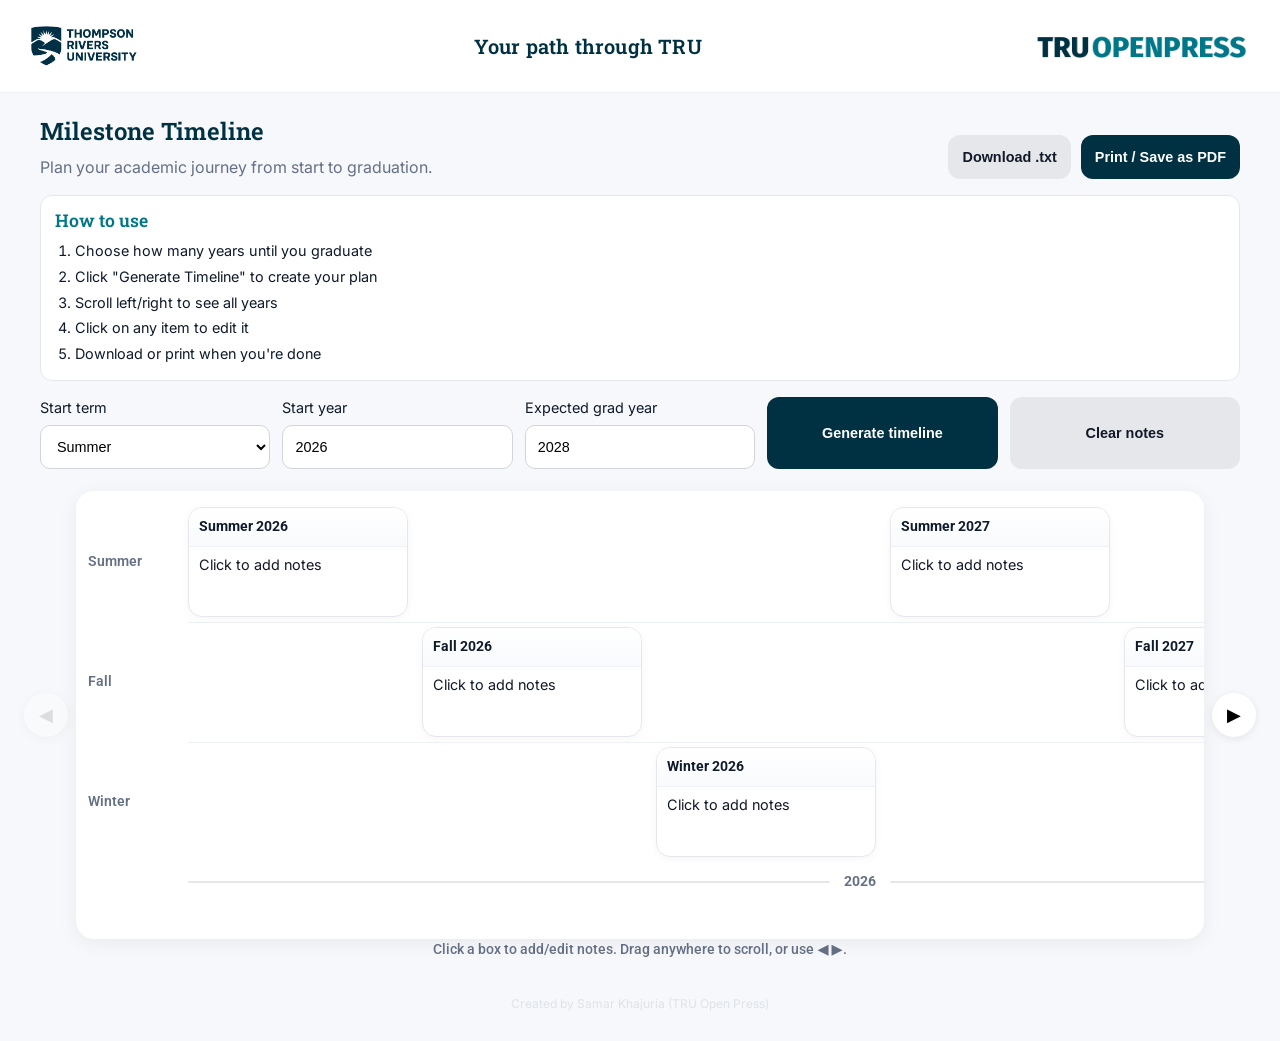
<file: index.html>
<!doctype html>
<html lang="en">
<head>
  <!-- Meta tags for proper character encoding and responsive viewport -->
  <meta charset="utf-8" />
  <meta name="viewport" content="width=device-width, initial-scale=1, maximum-scale=1, user-scalable=no" />
  <title>Your path through TRU</title>
  <link rel="stylesheet" href="styles.css" />
</head>
<body>
  <!-- Top navigation bar containing TRU branding and logos -->
  <div class="brandbar">
    <img class="brand-logo left" src="assets/tru-logo.png" alt="TRU logo" />
    <h1 class="brand-title">Your path through TRU</h1>
    <img class="brand-logo right" src="assets/tru-open-press.png" alt="TRU Open Press logo" />
  </div>

  <!-- Main application header containing title, description, and controls -->
  <header class="app-header">
    <!-- Top row with page title and action buttons -->
    <div class="header-row">
      <!-- Left side: Page heading and description -->
      <div>
        <h2 class="page-h2">Milestone Timeline</h2>
        <p class="lede">Plan your academic journey from start to graduation.</p>
      </div>

      <!-- Right side: Export and print action buttons -->
      <div class="actions">
        <!-- Button to download timeline as plain text file -->
        <button id="exportTxt" class="secondary">Download .txt</button>
        <!-- Button to print timeline or save as PDF -->
        <button id="printPdf" class="primary">Print / Save as PDF</button>
      </div>
    </div>

    <!-- Instructions section explaining how to use the timeline tool -->
    <section class="howto">
      <h3>How to use</h3>
      <ol>
        <li>Choose how many years until you graduate</li>
        <li>Click "Generate Timeline" to create your plan</li>
        <li>Scroll left/right to see all years</li>
        <li>Click on any item to edit it</li>
        <li>Download or print when you're done</li>
      </ol>
    </section>

    <!-- Timeline configuration form -->
    <!-- This form collects user input to generate the academic timeline -->
    <form id="builder" class="builder" autocomplete="off">
      <!-- Dropdown to select starting academic term -->
      <label>
        Start term
        <select id="startTerm">
          <option>Summer</option>
          <option>Fall</option>
          <option>Winter</option>
        </select>
      </label>

      <!-- Input field for starting academic year -->
      <label>
        Start year
        <input id="startYear" type="number" min="1900" max="2100" placeholder="2026" required />
      </label>

      <!-- Input field for expected graduation year -->
      <label>
        Expected grad year
        <input id="gradYear" type="number" min="1900" max="2100" placeholder="2028" required />
      </label>

      <!-- Primary action button to generate the timeline -->
      <button id="generate" type="submit">Generate timeline</button>
      <!-- Secondary button to clear all saved notes -->
      <button id="clearNotes" type="button" class="secondary">Clear notes</button>
    </form>
  </header>

  <!-- Main content area containing the interactive timeline -->
  <main>
    <!-- Timeline container with navigation controls and viewport -->
    <div class="track-shell">
      <!-- Left navigation arrow for scrolling timeline -->
      <button class="nav left" id="navLeft">◀</button>

      <!-- Main viewport containing the timeline content -->
      <div class="viewport" id="viewport">
        <!-- Fixed lane labels that stay in place during horizontal scrolling -->
        <!-- These show the three academic terms (Summer, Fall, Winter) -->
        <div class="lane-labels" id="laneLabels">
          <div class="lane-tag">Summer</div>
          <div class="lane-tag">Fall</div>
          <div class="lane-tag">Winter</div>
        </div>

        <!-- Scrollable content area containing the timeline cards -->
        <!-- This div is absolutely positioned and moves horizontally -->
        <div class="content" id="content"></div>

        <!-- Year ruler showing academic years at the bottom -->
        <!-- This moves in sync with the content for visual alignment -->
        <div class="yearsTrack" id="yearsTrack"></div>
      </div>

      <!-- Right navigation arrow for scrolling timeline -->
      <button class="nav right" id="navRight">▶</button>
    </div>
    
    <!-- Timeline usage hint moved to bottom -->
    <div class="timeline-hint">
      Click a box to add/edit notes. Drag anywhere to scroll, or use ◀ ▶. <!--Dont move this line-->
    </div>
  </main>

  <!-- Footer with credit -->
  <footer class="hint">
    <div class="credit">Created by Samar Khajuria (TRU Open Press)</div>
  </footer>

  <!-- Modal dialog for editing timeline notes -->
  <!-- This appears when users click on timeline cards -->
  <div id="editor" class="modal hidden">
    <!-- Semi-transparent backdrop that closes modal when clicked -->
    <div class="modal-backdrop" id="modalBackdrop"></div>
    <!-- Modal content panel -->
    <div class="modal-panel">
      <!-- Modal title showing which term/year is being edited -->
      <h2 id="editTitle">Edit notes</h2>
      <!-- Text area for entering/editing notes -->
      <textarea id="editTextarea" rows="8" placeholder="Type here..."></textarea>
      <!-- Modal action buttons -->
      <div class="modal-actions">
        <!-- Save button to store the note -->
        <button id="saveNote" class="primary">Save</button>
        <!-- Cancel button to close without saving -->
        <button id="cancelNote" class="secondary">Cancel</button>
      </div>
    </div>
  </div>

  <!-- Confirmation modal for clearing notes -->
  <!-- This appears when users click the "Clear notes" button -->
  <div id="confirmClear" class="modal hidden">
    <!-- Semi-transparent backdrop that closes modal when clicked -->
    <div class="modal-backdrop" id="confirmBackdrop"></div>
    <!-- Modal content panel -->
    <div class="modal-panel confirm-panel">
      <!-- Warning icon and title -->
      <div class="confirm-header">
        <div class="warning-icon">⚠️</div>
        <h2 id="confirmTitle">Clear All Notes</h2>
      </div>
      <!-- Confirmation message -->
      <p class="confirm-message">
        Are you sure you want to clear all saved notes from your timeline? 
        This action cannot be undone.
      </p>
      <!-- Modal action buttons -->
      <div class="modal-actions">
        <!-- Cancel button to keep notes -->
        <button id="cancelClear" class="secondary">Keep Notes</button>
        <!-- Confirm button to clear notes -->
        <button id="confirmClearBtn" class="danger">Clear All Notes</button>
      </div>
    </div>
  </div>

  <!-- Easter egg modal for the goat animation -->
  <!-- This appears when someone writes "who is samar" in the first container -->
  <div id="easterEgg" class="modal hidden">
    <!-- Semi-transparent backdrop that closes modal when clicked -->
    <div class="modal-backdrop" id="easterEggBackdrop"></div>
    <!-- Modal content panel -->
    <div class="modal-panel easter-egg-panel">
      <!-- Goat animation and message -->
      <div class="easter-egg-content">
        <div class="goat-animation">🐐</div>
        <h2 class="easter-egg-title">Samar is the GOAT!</h2>
        <div class="goat-sounds">
          <span class="sound">Meh</span>
          <span class="sound">Meh</span>
          <span class="sound">Meh</span>
        </div>
        <p class="easter-egg-message">You found the secret! 🎉</p>
      </div>
      <!-- Close button -->
      <div class="modal-actions">
        <button id="closeEasterEgg" class="primary">Close</button>
      </div>
    </div>
  </div>

  <!-- Hidden print view that appears only when printing -->
  <!-- This provides a clean, formatted layout for PDF generation -->
  <section id="printView" class="print-view">
    <!-- Print header with logos and title -->
    <header class="print-head">
      <div class="print-logos">
        <img src="assets/tru-logo.png" alt="TRU logo" />
        <h1>Your path through TRU — Plan</h1>
        <img src="assets/tru-open-press.png" alt="TRU Open Press logo" />
      </div>
      <!-- Metadata showing timeline generation details -->
      <p id="printMeta" class="print-meta"></p>
    </header>
    <!-- Print table containing all timeline data in a structured format -->
    <div id="printTable" class="print-table"></div>
  </section>

  <!-- JavaScript file that powers all interactive functionality -->
  <script src="app.js"></script>
</body>
</html>
</file>
<file: styles.css>
/* =========================
   Fonts (put files in /assets)
   ========================= */
   /* Custom font declarations for TRU brand typography */
   /* Roboto Slab - Variable font for headings and titles */
   @font-face{
    font-family: "Roboto Slab";
    src: url("assets/Roboto_Slab/RobotoSlab-VariableFont_wght.ttf") format("truetype");
    font-weight: 100 900; font-style: normal; font-display: swap;
  }
  /* Roboto - Variable font for emphasis and navigation elements */
  @font-face{
    font-family: "Roboto";
    src: url("assets/Roboto/Roboto-VariableFont_wdth,wght.ttf") format("truetype");
    font-weight: 100 900; font-style: normal; font-display: swap;
  }
  /* Inter - Variable font for primary body text */
  @font-face{
    font-family: "Inter";
    src: url("assets/Inter/Inter-VariableFont_opsz,wght.ttf") format("truetype");
    font-weight: 100 900; font-style: normal; font-display: swap;
  }
  
  /* =========================
     Theme (easy to tweak)
     ========================= */
  /* CSS custom properties for consistent theming and easy customization */
  :root{
    /* TRU brand colors - updated to official TRU colors */
    --brand: #003143;      /* TRU blue - primary brand color */
    --brand-2: #007788;    /* dark teal - secondary brand color */
    --accent: #2d6cdf;     /* interactive blue - for buttons and links */
    --ink: #0f1a2b;        /* dark text color for high contrast */
    --muted: #667085;      /* muted text for secondary information */
    --bg: #f6f8fb;         /* light background color */
    --card: #ffffff;       /* white background for cards */
    --border: #e5e7eb;     /* subtle border color */
  
    /* Layout dimensions for timeline cards and spacing */
    --card-w: 220px;       /* width of timeline cards */
    --card-h: 110px;       /* height of timeline cards */
    --gap-x: 14px;         /* horizontal gap between cards */
    --gap-y: 10px;         /* vertical gap between card rows */
    --lane-label-w: 100px; /* width of term labels (Summer/Fall/Winter) */
  
    /* Responsive design - smaller cards on mobile devices */
    --card-w-sm: 180px;    /* smaller card width for mobile */
    --card-w-xs: 160px;    /* extra small card width for very small screens */
  }
  
  /* =========================
     Base
     ========================= */
  /* Universal box-sizing for consistent layout calculations */
  * { box-sizing: border-box; }
  /* Ensure full height for proper layout */
  html,body{ height:100%; }
  /* Base body styling with TRU brand colors and typography */
  body{
    margin:0;
    color: var(--ink);
    background: var(--bg);
    font-family: Inter, system-ui, -apple-system, Segoe UI, Roboto, "Helvetica Neue", Arial, "Noto Sans", "Liberation Sans", sans-serif;
    font-size: 16px; /* Base font size for better mobile readability */
    line-height: 1.5;
  }
  
  /* =========================
     Brand bar (logos + title)
     ========================= */
  /* Top navigation bar with TRU branding */
  .brandbar{
    display:grid;
    grid-template-columns: auto 1fr auto; /* Left logo, center title, right logo */
    align-items:center;
    gap: 12px;
    padding: 10px 16px;
    background: #ffffff;
    border-bottom: 1px solid #eef1f5;
  }
  /* Logo styling with consistent height and aspect ratio preservation */
  .brand-logo{ height: 48px; width:auto; object-fit: contain; }
  /* TRU logo specific styling - make it larger for better visual balance */
  .brand-logo.left{ height: 72px; }
  /* Centered title using TRU's serif font for brand recognition */
  .brand-title{
    margin:0; text-align:center;
    font-family: "Roboto Slab", serif;
    font-weight: 600; letter-spacing:.2px;
    color: var(--brand);
    font-size: 1.25rem;
  }
  
  /* =========================
     Header
     ========================= */
  /* Main application header with responsive padding */
  .app-header{
    padding: 16px clamp(16px, 4vw, 40px); /* Responsive padding that scales with viewport */
    display: grid;
    gap: 16px;
  }
  
  /* Page heading using TRU's serif font for hierarchy */
  .page-h2{
    margin: 4px 0 6px;
    font-family: "Roboto Slab", serif;
    font-weight: 600;
    color: var(--brand);
    font-size: 1.5rem;
  }
  /* Subtitle text with muted color for secondary information */
  .lede{ margin:0; color: var(--muted); font-size: 1rem; }
  
  /* Header row layout with title on left, actions on right */
  .header-row{
    display:flex; align-items:flex-end; justify-content:space-between; gap:16px;
    flex-wrap: wrap; /* Allow wrapping on smaller screens */
  }
  /* Container for action buttons with consistent spacing */
  .actions{ display:flex; gap:10px; flex-wrap: wrap; }
  /* Primary button styling for main actions */
  button.primary, .builder button{
    background: var(--brand); color:#fff; border:none; cursor:pointer;
    padding:10px 14px; border-radius:12px; font-weight:600;
    font-size: 0.9rem;
    min-height: 44px; /* Better touch target for mobile */
    transition: background-color 0.2s ease;
  }
  button.primary:hover, .builder button:hover{
    background: var(--brand-2);
  }
  /* Secondary button styling for less prominent actions */
  button.secondary{
    background:#e5e7eb; color:#111827; border:none; cursor:pointer;
    padding:10px 14px; border-radius:12px; font-weight:600;
    font-size: 0.9rem;
    min-height: 44px; /* Better touch target for mobile */
    transition: background-color 0.2s ease;
  }
  button.secondary:hover{
    background: #d1d5db;
  }
  
  /* Instructions box with subtle border and background */
  .howto{
    background:#fff; border:1px solid var(--border); border-radius:12px;
    padding:12px 14px;
  }
  /* Instructions heading with consistent font styling */
  .howto h3{
    margin:0 0 6px; font-family:"Roboto Slab", serif; font-weight:600; color:var(--brand-2);
    font-size: 1.1rem;
  }
  .howto ol{
    margin: 0;
    padding-left: 20px;
  }
  .howto li{
    margin-bottom: 4px;
    font-size: 0.9rem;
  }
  
  /* Timeline configuration form with responsive grid layout */
  .builder{
    display:grid;
    grid-template-columns: repeat(auto-fit, minmax(140px, 1fr)); /* Responsive grid */
    gap:12px;
  }
  /* Form label styling with consistent spacing */
  .builder label{ display:grid; gap:6px; font-size:.9rem; }
  /* Form input and select styling with focus states */
  .builder input, .builder select{
    padding:10px 12px; border-radius:10px; border:1px solid #d1d5db; background:#fff; outline:none;
    font-size: 0.9rem;
    min-height: 44px; /* Better touch target for mobile */
  }
  /* Focus state with brand color and subtle shadow */
  .builder input:focus, .builder select:focus{
    border-color: var(--brand); box-shadow: 0 0 0 3px rgba(0,77,102,.15);
  }
  
  /* =========================
     Timeline
     ========================= */
  /* Timeline usage hint at the top */
  .timeline-hint{
    color: var(--muted);
    font-size: 0.9rem;
    padding: 0 clamp(16px, 4vw, 40px) 12px;
    text-align: center;
    font-family: "Roboto", system-ui;
    font-weight: 500;
  }
  
  /* Main timeline container with navigation arrows */
  .track-shell{
    position: relative;
    display:grid; grid-template-columns:auto 1fr auto; /* Left nav, content, right nav */
    align-items:center; gap:8px;
    padding: 6px clamp(10px, 3vw, 24px) 0; /* Responsive horizontal padding */
  }
  /* Navigation arrow buttons with circular design */
  .nav{
    width:44px; height:44px; border-radius:50%; border:none; cursor:pointer;
    background:#fff; box-shadow:0 2px 8px rgba(0,0,0,.08); font-size:18px;
    min-width: 44px; /* Ensure minimum touch target */
    transition: background-color 0.2s ease;
  }
  .nav:hover{
    background: #f8f9fa;
  }
  /* Disabled state for navigation when at scroll limits */
  .nav:disabled{ opacity:.4; cursor:default; }
  
  /* Main viewport containing the timeline content */
  .viewport{
    position: relative;
    overflow: hidden; /* Hide content that extends beyond viewport */
    background: #fff;
    border-radius: 18px;
    box-shadow: 0 4px 20px rgba(0,0,0,.06);
    padding: 16px 16px 44px calc(var(--lane-label-w) + 12px); /* Space for fixed labels */
    min-height: calc( (var(--card-h) * 3) + (var(--gap-y) * 2) + 16px + 44px); /* Height for 3 rows + year ruler */
  }
  
  /* Scrollable content container that moves horizontally */
  .content{
    position: relative;
    height: calc( (var(--card-h) * 3) + (var(--gap-y) * 2) ); /* Height for 3 term rows */
    transform: translateX(0); /* Initial position, modified by JavaScript */
    will-change: transform; /* Performance optimization for animations */
  }
  
  /* Individual timeline cards representing academic terms */
  .term{
    position: absolute; /* Positioned by JavaScript for precise placement */
    width: var(--card-w);
    height: var(--card-h);
    overflow: hidden;
    background: var(--card);
    border: 1px solid var(--border);
    border-radius: 14px;
    box-shadow: 0 2px 8px rgba(0,0,0,.04);
    display: grid; grid-template-rows: auto 1fr; /* Header and content areas */
    cursor: pointer; /* Indicates clickable element */
    transition: transform 0.2s ease, box-shadow 0.2s ease;
  }
  .term:hover{
    transform: translateY(-2px);
    box-shadow: 0 4px 12px rgba(0,0,0,.08);
  }
  /* Card header with term and year information */
  .term .label{
    padding: 8px 10px; font-weight:700; font-size:.9rem;
    font-family: "Roboto", system-ui; background: linear-gradient(0deg,#f8fafc,#ffffff);
    border-bottom: 1px solid #eef2f7;
  }
  /* Card content area showing note preview */
  .term .preview{
    padding: 8px 10px; font-size:.9rem; color:#111827;
    white-space: nowrap; overflow: hidden; text-overflow: ellipsis; /* Truncate long text */
    line-height: 1.4;
  }
  
  /* Fixed lane labels that stay in place during horizontal scrolling */
  .lane-labels{
    position:absolute; left:12px; top:16px; width: var(--lane-label-w); pointer-events:none;
  }
  /* Individual term labels (Summer, Fall, Winter) */
  .lane-labels .lane-tag{
    height: var(--card-h); margin-bottom: var(--gap-y);
    display:flex; align-items:center; color: var(--muted);
    font-family:"Roboto", system-ui; font-weight:600;
    font-size: 0.9rem;
  }
  
  /* Visual separators between term rows for better readability */
  .content::before, .content::after{
    content:""; position:absolute; left:0; right:0; height:1px; background:#edf0f5;
  }
  .content::before{ top: calc(var(--card-h) + var(--gap-y)/2); } /* Between Summer and Fall */
  .content::after { top: calc(var(--card-h)*2 + var(--gap-y) + var(--gap-y)/2); } /* Between Fall and Winter */
  
  /* Year ruler showing academic years at the bottom of the timeline */
  .yearsTrack{ position: relative; height:26px; margin-top: 12px; transform: translateX(0); }
  /* Individual year labels with connecting lines */
  .yearLabel{
    position:absolute; bottom:0; height:100%;
    display:flex; align-items:center; gap:8px; color: var(--muted);
    font-weight:700; white-space:nowrap; font-family:"Roboto", system-ui;
    font-size: 0.9rem;
  }
  /* Connecting line before each year label */
  .yearLabel::before{
    content:""; height:2px; background:#e5e7eb; flex:1; border-radius:2px; margin-right:6px;
  }
  
  /* Footer styling */
  .hint{ padding: 14px clamp(16px, 4vw, 40px) 28px; }
  /* Credit line - barely visible */
  .credit{ 
    color: #d1d5db; 
    font-size: 0.75rem; 
    text-align: center; 
    margin-top: 8px; 
    opacity: 0.6; 
  }
  
  /* =========================
     Modal
     ========================= */
  /* Hide modal by default */
  .modal.hidden{ display:none; }
  /* Modal overlay covering entire screen */
  .modal{ position:fixed; inset:0; display:grid; place-items:center; z-index:50; }
  /* Semi-transparent backdrop for modal focus */
  .modal-backdrop{ position:absolute; inset:0; background: rgba(0,0,0,.25); }
  /* Modal content panel with shadow and rounded corners */
  .modal-panel{
    position:relative; width:min(680px, calc(100vw - 40px)); /* Responsive width with max */
    background:#fff; border-radius:16px; box-shadow:0 20px 60px rgba(0,0,0,.25);
    padding:18px; display:grid; gap:10px;
    max-height: calc(100vh - 40px); /* Prevent modal from being too tall */
    overflow-y: auto; /* Allow scrolling if content is too long */
  }
  /* Modal title using TRU serif font */
  .modal-panel h2{ margin: 0 0 6px; font-family:"Roboto Slab", serif; font-size: 1.3rem; }
  /* Text area for note editing with consistent styling */
  .modal-panel textarea{ 
    width:100%; border:1px solid var(--border); border-radius:12px; padding:12px; 
    font:inherit; resize:vertical; font-size: 0.95rem; line-height: 1.5;
    min-height: 120px; /* Better mobile experience */
  }
  /* Modal action buttons aligned to the right */
  .modal-actions{ display:flex; gap:10px; justify-content:flex-end; flex-wrap: wrap; }
  
  /* Confirmation modal specific styles */
  .confirm-panel{ 
    max-width: 480px; 
    text-align: center; 
  }
  .confirm-header{ 
    display: flex; 
    flex-direction: column; 
    align-items: center; 
    gap: 12px; 
    margin-bottom: 16px; 
  }
  .warning-icon{ 
    font-size: 2.5rem; 
    line-height: 1; 
  }
  .confirm-message{ 
    color: var(--muted); 
    line-height: 1.5; 
    margin: 0 0 20px; 
    font-size: 0.95rem;
  }
  /* Danger button styling for destructive actions */
  button.danger{
    background: #dc2626; color:#fff; border:none; cursor:pointer;
    padding:10px 14px; border-radius:12px; font-weight:600;
    transition: background-color 0.2s ease;
    font-size: 0.9rem;
    min-height: 44px;
  }
  button.danger:hover{
    background: #b91c1c;
  }
  
  /* Easter egg modal styles */
  .easter-egg-panel{ 
    max-width: 400px; 
    text-align: center; 
    background: linear-gradient(135deg, #667eea 0%, #764ba2 100%);
    color: white;
  }
  .easter-egg-content{ 
    display: flex; 
    flex-direction: column; 
    align-items: center; 
    gap: 16px; 
    margin-bottom: 20px; 
  }
  .goat-animation{ 
    font-size: 4rem; 
    animation: goatBounce 2s ease-in-out infinite;
    filter: drop-shadow(0 4px 8px rgba(0,0,0,0.3));
  }
  .easter-egg-title{ 
    font-family: "Roboto Slab", serif; 
    font-weight: 600; 
    font-size: 1.5rem; 
    margin: 0;
    text-shadow: 0 2px 4px rgba(0,0,0,0.3);
  }
  .goat-sounds{ 
    display: flex; 
    gap: 8px; 
    flex-wrap: wrap; 
    justify-content: center; 
  }
  .sound{ 
    background: rgba(255,255,255,0.2); 
    padding: 4px 8px; 
    border-radius: 12px; 
    font-weight: 600; 
    animation: soundPop 0.6s ease-in-out infinite;
    animation-delay: calc(var(--i, 0) * 0.2s);
  }
  .sound:nth-child(1) { --i: 0; }
  .sound:nth-child(2) { --i: 1; }
  .sound:nth-child(3) { --i: 2; }
  .easter-egg-message{ 
    margin: 0; 
    font-size: 1rem; 
    opacity: 0.9; 
  }
  
  /* Easter egg animations */
  @keyframes goatBounce {
    0%, 100% { transform: translateY(0) rotate(0deg); }
    25% { transform: translateY(-10px) rotate(-5deg); }
    75% { transform: translateY(-10px) rotate(5deg); }
  }
  
  @keyframes soundPop {
    0%, 100% { transform: scale(1); }
    50% { transform: scale(1.1); }
  }
  
  /* =========================
     Print view
     ========================= */
  /* Hidden by default, only shown during print */
  .print-view{ display:none; }
  /* Print header with logos and title in a grid layout */
  .print-logos{
    display:grid; grid-template-columns:auto 1fr auto; align-items:center; gap:10px;
  }
  /* Smaller logos for print layout */
  .print-logos img{ height:28px; width:auto; object-fit:contain; }
  /* Print title with black color for better print contrast */
  .print-logos h1{
    margin:0; text-align:center; font-family:"Roboto Slab", serif; font-weight:600; color:#000;
    font-size: 1.4rem;
  }
  /* Print metadata with timeline generation details */
  .print-meta{ color:#333; margin:.25rem 0 1rem; font-size:.95rem; line-height: 1.4; }
  
  /* Print table layout for structured timeline display */
  .print-table{ display:grid; gap:16px; }
  
  /* Enhanced year headers in print view */
  .print-year-header{ 
    margin-top: 20px; 
    border-bottom: 2px solid var(--brand); 
    padding-bottom: 8px; 
  }
  .year-title{ 
    font-family:"Roboto Slab", serif; 
    font-weight: 600; 
    font-size: 1.2rem; 
    color: var(--brand); 
    margin-bottom: 4px; 
  }
  .year-divider{ 
    height: 1px; 
    background: #e5e7eb; 
    margin-top: 4px; 
  }
  
  /* Enhanced individual timeline rows in print format */
  .print-row{ 
    display:grid; 
    grid-template-columns: 140px 1fr; 
    gap:16px; 
    padding:12px 16px; 
    border:1px solid #e5e7eb; 
    border-radius:8px; 
    background:#fff; 
    box-shadow: 0 1px 3px rgba(0,0,0,.05);
    min-height: fit-content;
  }
  .term-label{ 
    font-family:"Roboto", system-ui; 
    font-weight: 600; 
    color: var(--brand-2); 
    font-size: 0.95rem;
    word-wrap: break-word;
    overflow-wrap: break-word;
  }
  .text-content{ 
    white-space:pre-wrap; 
    line-height: 1.5; 
    color: #374151;
    word-wrap: break-word;
    overflow-wrap: break-word;
    word-break: break-word;
    max-width: 100%;
    overflow: hidden;
    font-size: 0.9rem;
  }
  .text-content em{ 
    color: #9ca3af; 
    font-style: italic; 
  }
  
  /* Spacing between years */
  .year-spacer{ 
    height: 8px; 
  }
  
  /* =========================
     Responsive Design
     ========================= */
  
  /* Tablet adjustments (768px and below) */
  @media (max-width: 768px){
    :root{ 
      --card-w: var(--card-w-sm); 
      --lane-label-w: 84px; 
      --card-h: 100px; /* Slightly smaller height for tablets */
    }
    
    .brand-logo{ height: 40px; }
    .brand-logo.left{ height: 60px; }
    .brand-title{ font-size: 1.1rem; }
    
    .page-h2{ font-size: 1.3rem; }
    .lede{ font-size: 0.95rem; }
    
    .header-row{
      flex-direction: column;
      align-items: stretch;
      gap: 12px;
    }
    
    .actions{
      justify-content: center;
    }
    
    .builder{
      grid-template-columns: repeat(auto-fit, minmax(120px, 1fr));
      gap: 10px;
    }
    
    .builder input, .builder select{
      font-size: 0.85rem;
      padding: 8px 10px;
    }
    
    .modal-panel{
      width: calc(100vw - 20px);
      padding: 16px;
    }
    
    .modal-panel h2{ font-size: 1.2rem; }
    
    .modal-actions{
      justify-content: center;
    }
    
    .confirm-panel{ 
      max-width: calc(100vw - 40px); 
    }
    
    .easter-egg-panel{ 
      max-width: calc(100vw - 40px); 
    }
    
    .goat-animation{ font-size: 3rem; }
    .easter-egg-title{ font-size: 1.3rem; }
  }
  
  /* Mobile adjustments (480px and below) */
  @media (max-width: 480px){
    :root{ 
      --card-w: var(--card-w-xs); 
      --lane-label-w: 70px; 
      --card-h: 90px; /* Even smaller height for mobile */
      --gap-x: 10px; /* Smaller gaps for mobile */
      --gap-y: 8px;
    }
    
    .brandbar{
      padding: 8px 12px;
      gap: 8px;
    }
    
    .brand-logo{ height: 32px; }
    .brand-logo.left{ height: 48px; }
    .brand-title{ font-size: 1rem; }
    
    .app-header{
      padding: 12px 16px;
      gap: 12px;
    }
    
    .page-h2{ font-size: 1.2rem; margin: 2px 0 4px; }
    .lede{ font-size: 0.9rem; }
    
    .howto{
      padding: 10px 12px;
    }
    
    .howto h3{ font-size: 1rem; }
    .howto li{ font-size: 0.85rem; }
    
    .builder{
      grid-template-columns: 1fr;
      gap: 8px;
    }
    
    .builder label{ font-size: 0.85rem; }
    .builder input, .builder select{
      font-size: 0.8rem;
      padding: 8px 10px;
      min-height: 40px;
    }
    
    button.primary, button.secondary{
      font-size: 0.85rem;
      padding: 8px 12px;
      min-height: 40px;
    }
    
    .timeline-hint{
      font-size: 0.8rem;
      padding: 0 16px 8px;
    }
    
    .track-shell{
      padding: 4px 8px 0;
      gap: 4px;
    }
    
    .nav{
      width: 36px;
      height: 36px;
      font-size: 16px;
      min-width: 36px;
    }
    
    .viewport{
      padding: 12px 12px 36px calc(var(--lane-label-w) + 8px);
      border-radius: 12px;
    }
    
    .lane-labels{
      left: 8px;
      top: 12px;
    }
    
    .lane-labels .lane-tag{
      font-size: 0.8rem;
    }
    
    .term .label{
      padding: 6px 8px;
      font-size: 0.8rem;
    }
    
    .term .preview{
      padding: 6px 8px;
      font-size: 0.8rem;
    }
    
    .yearsTrack{ 
      height: 22px; 
      margin-top: 8px; 
    }
    
    .yearLabel{
      font-size: 0.8rem;
    }
    
    .hint{ padding: 10px 16px 20px; }
    
    .modal-panel{
      width: calc(100vw - 16px);
      padding: 12px;
      gap: 8px;
    }
    
    .modal-panel h2{ font-size: 1.1rem; }
    .modal-panel textarea{ 
      font-size: 0.9rem; 
      padding: 10px; 
      min-height: 100px; 
    }
    
    .modal-actions{
      gap: 8px;
    }
    
    .confirm-panel{ 
      max-width: calc(100vw - 32px); 
    }
    
    .confirm-message{ 
      font-size: 0.9rem; 
    }
    
    .easter-egg-panel{ 
      max-width: calc(100vw - 32px); 
    }
    
    .goat-animation{ font-size: 2.5rem; }
    .easter-egg-title{ font-size: 1.1rem; }
    .easter-egg-message{ font-size: 0.9rem; }
  }
  
  /* Very small mobile adjustments (360px and below) */
  @media (max-width: 360px){
    :root{ 
      --card-w: 140px; 
      --lane-label-w: 60px; 
      --card-h: 80px;
    }
    
    .brand-logo{ height: 28px; }
    .brand-logo.left{ height: 42px; }
    .brand-title{ font-size: 0.9rem; }
    
    .page-h2{ font-size: 1.1rem; }
    .lede{ font-size: 0.85rem; }
    
    .builder{
      gap: 6px;
    }
    
    .builder label{ font-size: 0.8rem; }
    .builder input, .builder select{
      font-size: 0.75rem;
      padding: 6px 8px;
      min-height: 36px;
    }
    
    button.primary, button.secondary{
      font-size: 0.8rem;
      padding: 6px 10px;
      min-height: 36px;
    }
    
    .nav{
      width: 32px;
      height: 32px;
      font-size: 14px;
      min-width: 32px;
    }
    
    .term .label{
      padding: 4px 6px;
      font-size: 0.75rem;
    }
    
    .term .preview{
      padding: 4px 6px;
      font-size: 0.75rem;
    }
  }
  
  /* Landscape orientation adjustments for mobile */
  @media (max-width: 768px) and (orientation: landscape){
    .app-header{
      padding: 8px 16px;
      gap: 8px;
    }
    
    .page-h2{ font-size: 1.1rem; margin: 2px 0 4px; }
    .lede{ font-size: 0.85rem; }
    
    .howto{
      padding: 8px 12px;
    }
    
    .howto h3{ font-size: 0.9rem; margin: 0 0 4px; }
    .howto ol{ padding-left: 16px; }
    .howto li{ font-size: 0.8rem; margin-bottom: 2px; }
    
    .builder{
      grid-template-columns: repeat(auto-fit, minmax(100px, 1fr));
      gap: 6px;
    }
    
    .builder label{ font-size: 0.8rem; gap: 4px; }
    .builder input, .builder select{
      font-size: 0.75rem;
      padding: 6px 8px;
      min-height: 32px;
    }
    
    button.primary, button.secondary{
      font-size: 0.8rem;
      padding: 6px 10px;
      min-height: 32px;
    }
    
    .timeline-hint{
      font-size: 0.75rem;
      padding: 0 16px 6px;
    }
    
    .viewport{
      padding: 8px 8px 32px calc(var(--lane-label-w) + 6px);
    }
    
    .lane-labels{
      top: 8px;
    }
    
    .yearsTrack{ 
      height: 20px; 
      margin-top: 6px; 
    }
  }
  
  /* =========================
     Print media (shows print view only)
     ========================= */
  /* Print-specific styles that override screen styles */
  @media print{
    /* Reset all screen-specific styles */
    * { 
      box-sizing: border-box; 
      margin: 0; 
      padding: 0; 
    }
    
    body{ 
      background:#fff !important; 
      color: #000 !important;
      font-size: 12pt !important;
      line-height: 1.4 !important;
    }
    
    /* Hide all interactive elements */
    .brandbar, .app-header, .track-shell, .hint, .modal{ 
      display:none !important; 
    }
    
    /* Hide timeline hint specifically */
    .timeline-hint{ 
      display:none !important; 
      visibility: hidden !important;
      opacity: 0 !important;
    }
    
    /* Show print view with proper margins */
    .print-view{ 
      display:block !important; 
      padding: 12mm !important;
      max-width: none !important;
      width: 100% !important;
    }
    
    /* Ensure proper page breaks */
    .print-view{
      page-break-after: always;
    }
    
    /* Print header styling */
    .print-logos{
      margin-bottom: 20px !important;
    }
    
    .print-logos h1{
      font-size: 18pt !important;
      color: #000 !important;
    }
    
    .print-logos img{
      height: 24px !important;
    }
    
    .print-meta{
      font-size: 10pt !important;
      color: #333 !important;
      margin-bottom: 20px !important;
      line-height: 1.3 !important;
    }
    
    /* Print table styling */
    .print-table{
      gap: 12px !important;
    }
    
    .print-year-header{
      margin-top: 16px !important;
      page-break-inside: avoid !important;
      break-inside: avoid !important;
    }
    
    .year-title{
      font-size: 14pt !important;
      color: #000 !important;
      margin-bottom: 6px !important;
    }
    
    .year-divider{
      height: 1px !important;
      background: #000 !important;
    }
    
    .print-row{
      grid-template-columns: 120px 1fr !important;
      gap: 12px !important;
      padding: 8px 12px !important;
      border: 1px solid #ccc !important;
      border-radius: 4px !important;
      background: #fff !important;
      box-shadow: none !important;
      page-break-inside: avoid !important;
      break-inside: avoid !important;
      margin-bottom: 8px !important;
    }
    
    .term-label{
      font-size: 10pt !important;
      color: #000 !important;
      font-weight: 600 !important;
      word-wrap: break-word !important;
      overflow-wrap: break-word !important;
    }
    
    .text-content{
      font-size: 10pt !important;
      color: #000 !important;
      line-height: 1.3 !important;
      word-wrap: break-word !important;
      overflow-wrap: break-word !important;
      word-break: break-word !important;
      hyphens: auto !important;
      white-space: pre-wrap !important;
    }
    
    .text-content em{
      color: #666 !important;
      font-style: italic !important;
    }
    
    .year-spacer{
      height: 6px !important;
    }
    
    /* Ensure proper page breaks between years */
    .print-year-header:not(:first-child){
      page-break-before: auto !important;
      break-before: auto !important;
    }
    
    /* Force page breaks if needed */
    @page {
      margin: 15mm;
      size: A4;
    }
    
    /* Ensure text is readable in print */
    * {
      -webkit-print-color-adjust: exact !important;
      color-adjust: exact !important;
    }
  }
</file>
